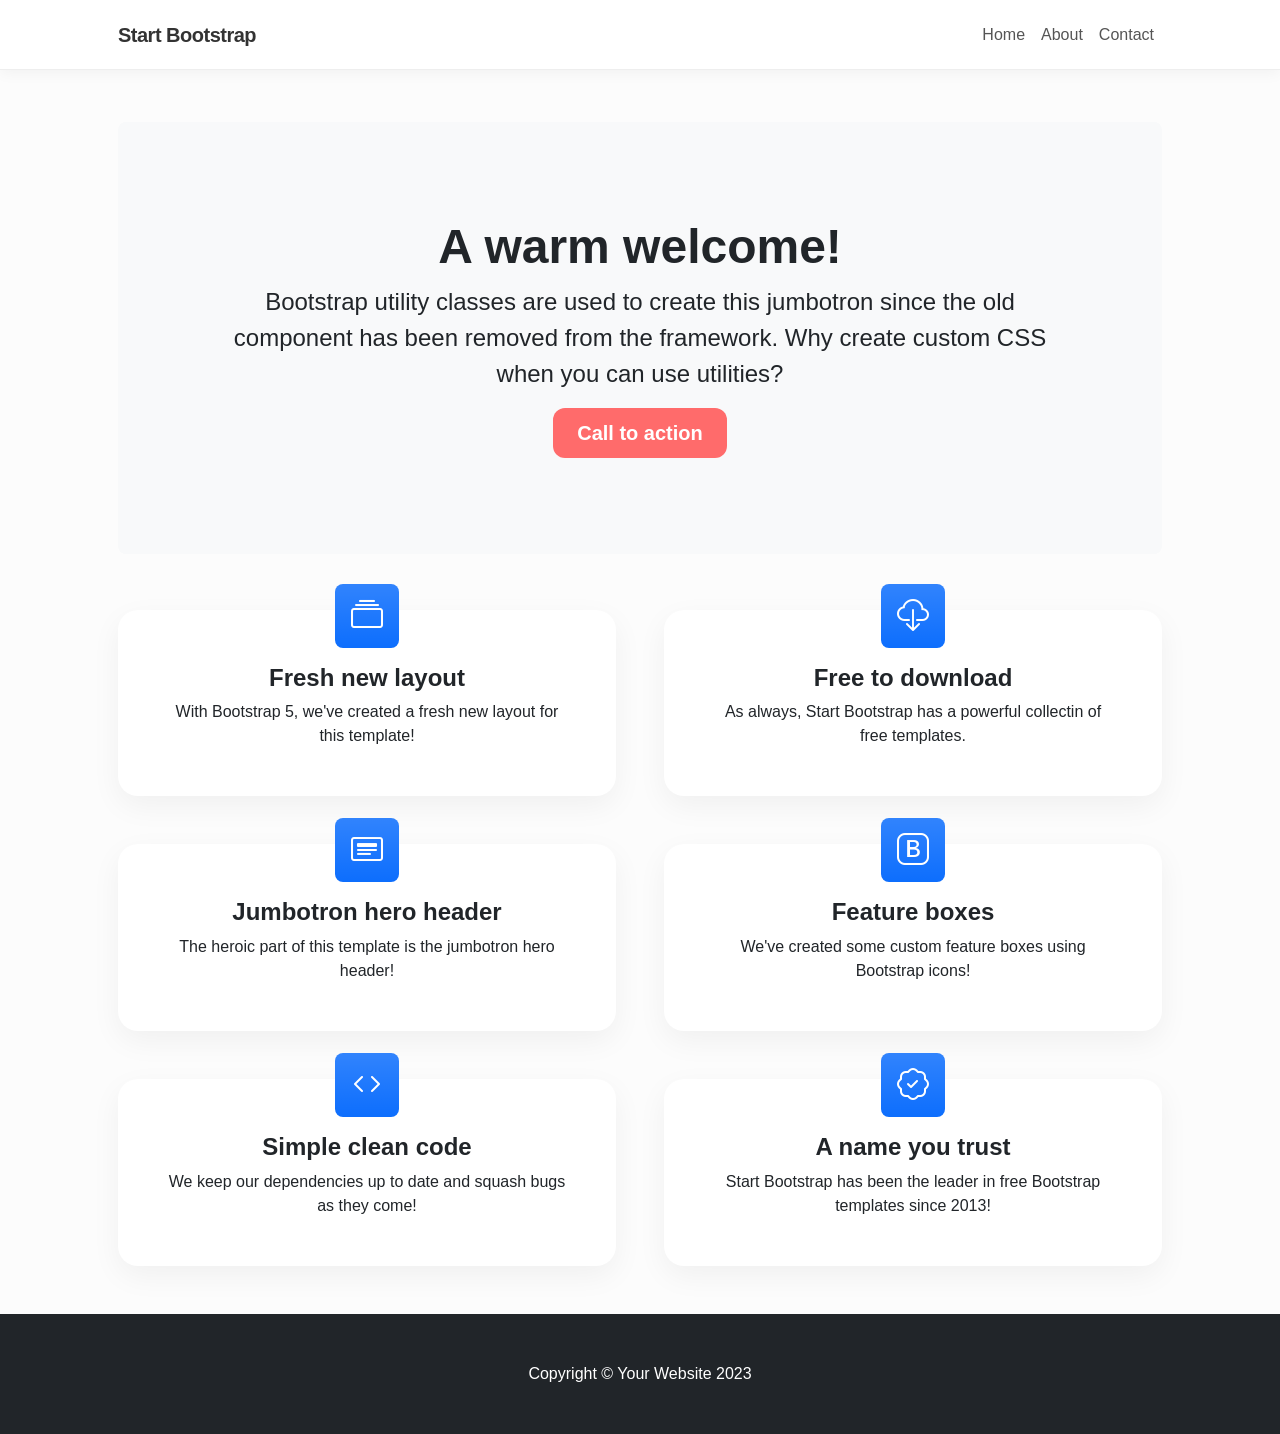
<file: static/index.html>
<!DOCTYPE html>
<html lang="en">
    <head>
        <meta charset="utf-8" />
        <meta name="viewport" content="width=device-width, initial-scale=1, shrink-to-fit=no" />
        <meta name="description" content="" />
        <meta name="author" content="" />
        <title>Heroic Features - Start Bootstrap Template</title>
        <!-- Favicon-->
        <link rel="icon" type="image/x-icon" href="assets/favicon.ico" />
        <!-- Bootstrap icons-->
        <link href="https://cdn.jsdelivr.net/npm/bootstrap-icons@1.4.1/font/bootstrap-icons.css" rel="stylesheet" />
        <!-- Core theme CSS (includes Bootstrap)-->
        <link href="css/styles.css" rel="stylesheet" />
    </head>
    <body>
        <!-- Responsive navbar-->
        <nav class="navbar navbar-expand-lg navbar-dark bg-dark">
            <div class="container px-lg-5">
                <a class="navbar-brand" href="#!">Start Bootstrap</a>
                <button class="navbar-toggler" type="button" data-bs-toggle="collapse" data-bs-target="#navbarSupportedContent" aria-controls="navbarSupportedContent" aria-expanded="false" aria-label="Toggle navigation"><span class="navbar-toggler-icon"></span></button>
                <div class="collapse navbar-collapse" id="navbarSupportedContent">
                    <ul class="navbar-nav ms-auto mb-2 mb-lg-0">
                        <li class="nav-item"><a class="nav-link active" aria-current="page" href="#!">Home</a></li>
                        <li class="nav-item"><a class="nav-link" href="#!">About</a></li>
                        <li class="nav-item"><a class="nav-link" href="#!">Contact</a></li>
                    </ul>
                </div>
            </div>
        </nav>
        <!-- Header-->
        <header class="py-5">
            <div class="container px-lg-5">
                <div class="p-4 p-lg-5 bg-light rounded-3 text-center">
                    <div class="m-4 m-lg-5">
                        <h1 class="display-5 fw-bold">A warm welcome!</h1>
                        <p class="fs-4">Bootstrap utility classes are used to create this jumbotron since the old component has been removed from the framework. Why create custom CSS when you can use utilities?</p>
                        <a class="btn btn-primary btn-lg" href="#!">Call to action</a>
                    </div>
                </div>
            </div>
        </header>
        <!-- Page Content-->
        <section class="pt-4">
            <div class="container px-lg-5">
                <!-- Page Features-->
                <div class="row gx-lg-5">
                    <div class="col-lg-6 col-xxl-4 mb-5">
                        <div class="card bg-light border-0 h-100">
                            <div class="card-body text-center p-4 p-lg-5 pt-0 pt-lg-0">
                                <div class="feature bg-primary bg-gradient text-white rounded-3 mb-4 mt-n4"><i class="bi bi-collection"></i></div>
                                <h2 class="fs-4 fw-bold">Fresh new layout</h2>
                                <p class="mb-0">With Bootstrap 5, we've created a fresh new layout for this template!</p>
                            </div>
                        </div>
                    </div>
                    <div class="col-lg-6 col-xxl-4 mb-5">
                        <div class="card bg-light border-0 h-100">
                            <div class="card-body text-center p-4 p-lg-5 pt-0 pt-lg-0">
                                <div class="feature bg-primary bg-gradient text-white rounded-3 mb-4 mt-n4"><i class="bi bi-cloud-download"></i></div>
                                <h2 class="fs-4 fw-bold">Free to download</h2>
                                <p class="mb-0">As always, Start Bootstrap has a powerful collectin of free templates.</p>
                            </div>
                        </div>
                    </div>
                    <div class="col-lg-6 col-xxl-4 mb-5">
                        <div class="card bg-light border-0 h-100">
                            <div class="card-body text-center p-4 p-lg-5 pt-0 pt-lg-0">
                                <div class="feature bg-primary bg-gradient text-white rounded-3 mb-4 mt-n4"><i class="bi bi-card-heading"></i></div>
                                <h2 class="fs-4 fw-bold">Jumbotron hero header</h2>
                                <p class="mb-0">The heroic part of this template is the jumbotron hero header!</p>
                            </div>
                        </div>
                    </div>
                    <div class="col-lg-6 col-xxl-4 mb-5">
                        <div class="card bg-light border-0 h-100">
                            <div class="card-body text-center p-4 p-lg-5 pt-0 pt-lg-0">
                                <div class="feature bg-primary bg-gradient text-white rounded-3 mb-4 mt-n4"><i class="bi bi-bootstrap"></i></div>
                                <h2 class="fs-4 fw-bold">Feature boxes</h2>
                                <p class="mb-0">We've created some custom feature boxes using Bootstrap icons!</p>
                            </div>
                        </div>
                    </div>
                    <div class="col-lg-6 col-xxl-4 mb-5">
                        <div class="card bg-light border-0 h-100">
                            <div class="card-body text-center p-4 p-lg-5 pt-0 pt-lg-0">
                                <div class="feature bg-primary bg-gradient text-white rounded-3 mb-4 mt-n4"><i class="bi bi-code"></i></div>
                                <h2 class="fs-4 fw-bold">Simple clean code</h2>
                                <p class="mb-0">We keep our dependencies up to date and squash bugs as they come!</p>
                            </div>
                        </div>
                    </div>
                    <div class="col-lg-6 col-xxl-4 mb-5">
                        <div class="card bg-light border-0 h-100">
                            <div class="card-body text-center p-4 p-lg-5 pt-0 pt-lg-0">
                                <div class="feature bg-primary bg-gradient text-white rounded-3 mb-4 mt-n4"><i class="bi bi-patch-check"></i></div>
                                <h2 class="fs-4 fw-bold">A name you trust</h2>
                                <p class="mb-0">Start Bootstrap has been the leader in free Bootstrap templates since 2013!</p>
                            </div>
                        </div>
                    </div>
                </div>
            </div>
        </section>
        <!-- Footer-->
        <footer class="py-5 bg-dark">
            <div class="container"><p class="m-0 text-center text-white">Copyright &copy; Your Website 2023</p></div>
        </footer>
        <!-- Bootstrap core JS-->
        <script src="https://cdn.jsdelivr.net/npm/bootstrap@5.2.3/dist/js/bootstrap.bundle.min.js"></script>
        <!-- Core theme JS-->
        <script src="js/scripts.js"></script>
    </body>
</html>
</file>
